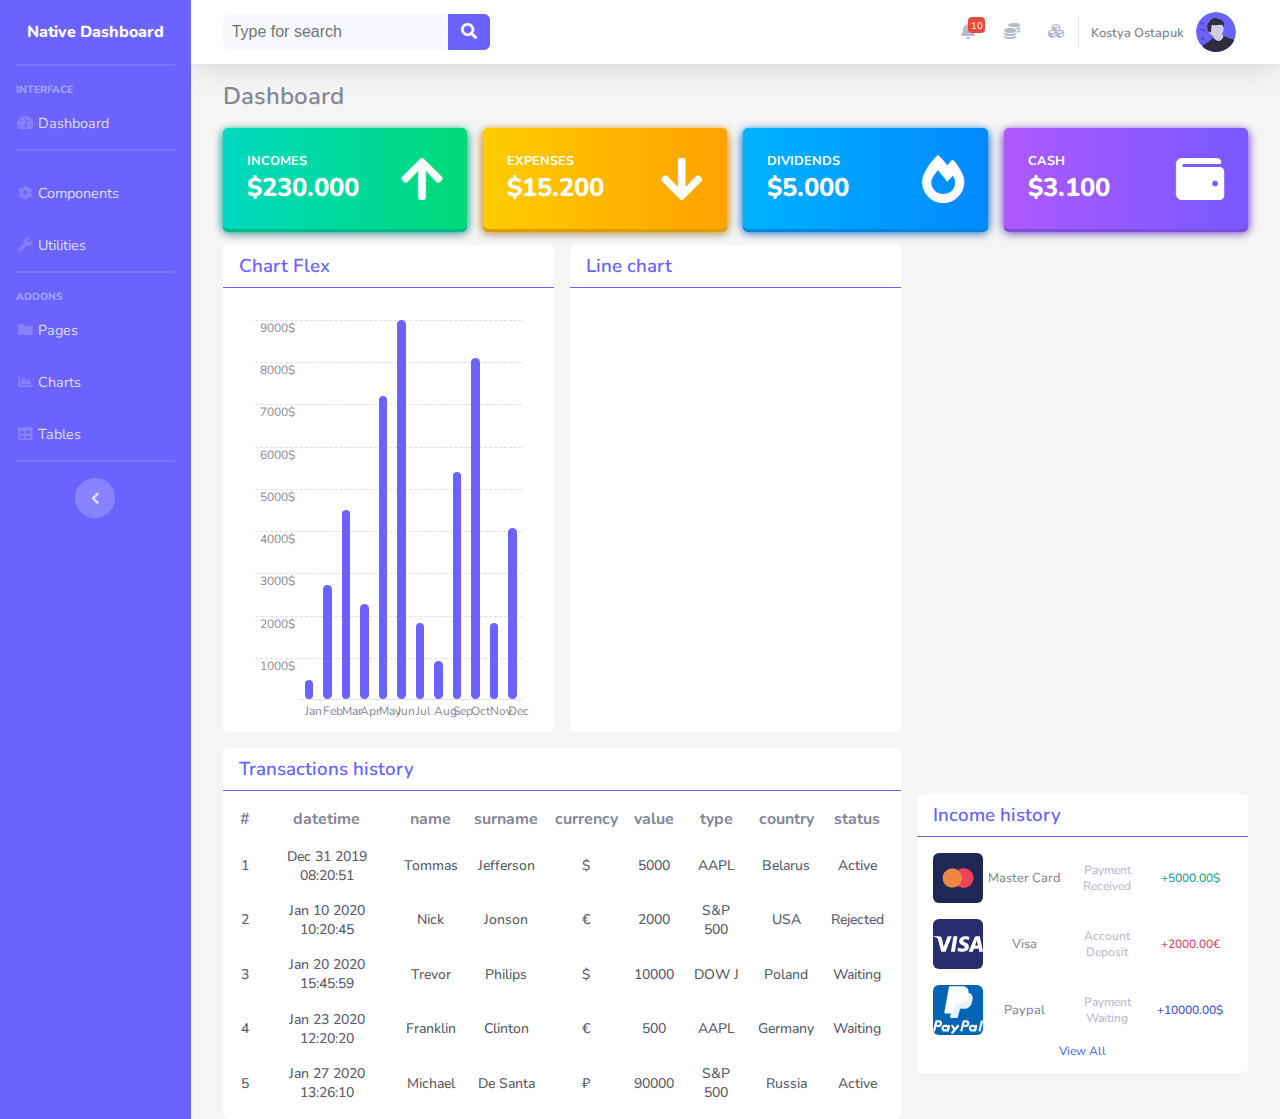
<file: index.html>
<!DOCTYPE html>
<html>
	<meta charset="UTF-8" />

	<title>Native Dashboard</title>

	<!-- Custom fonts -->
	<link rel="stylesheet" href="https://use.fontawesome.com/releases/v5.8.1/css/all.css" />
	<link
		href="https://fonts.googleapis.com/css?family=Nunito:200,200i,300,300i,400,400i,600,600i,700,700i,800,800i,900,900i&display=swap"
		rel="stylesheet"
	/>

	<!-- Styles -->
	<link href="css/style.css" rel="stylesheet" />
	<link rel="stylesheet" href="css/chart-flex.css">

	<body>
		<div id="wrapper">
			<!-- Sidebar -->
			<ul class="nav sidebar">
				<a class="sidebar__brand" href="#">Native Dashboard</a>
				<hr />
				<div class="sidebar__heading">Interface</div>
				<li class="nav__item">
					<a class="nav__link" href="#"><i class="fas fa-fw fa-tachometer-alt"></i>Dashboard</a>
				</li>
				<hr />
				<li class="nav__item">
					<a class="nav__link" href="#"><i class="fas fa-fw fa-cog"></i>Components</a>
				</li>
				<li class="nav__item">
					<a class="nav__link" href="#"><i class="fas fa-fw fa-wrench"></i>Utilities</a>
				</li>
				<hr />
				<div class="sidebar__heading">Addons</div>
				<li class="nav__item">
					<a class="nav__link" href="#"><i class="fas fa-fw fa-folder"></i>Pages</a>
				</li>
				<li class="nav__item">
					<a class="nav__link" href="charts.html"><i class="fas fa-fw fa-chart-area"></i>Charts</a>
				</li>
				<li class="nav__item">
					<a class="nav__link" href="#"><i class="fas fa-fw fa-table"></i>Tables</a>
				</li>
				<hr />
				<div class="text-center d-inline">
					<button class="sidebar__toggler"><i class="fas fa-chevron-left"></i></button>
				</div>
			</ul>
			<!-- End of Sidebar -->
			<!-- Content Wrapper -->
			<div id="content-wrapper" class="d-flex flex-column">
				<!-- Main Content -->
				<div id="content">
					<nav class="navbar bg-white mb-1 shadow">
						<form>
							<div class="input-group">
								<input type="text" class="input-group__search bg-light" placeholder="Type for search" />
								<div class="input-group__append">
									<button class="btn btn-primary">
										<i class="fas fa-fw fa-search"></i>
									</button>
								</div>
							</div>
						</form>
						<ul class="nav navbar__collection">
							<li class="nav__item text-gray" data-notifications="10">
								<i class="fas fa-fw fa-bell"></i>
							</li>
							<li class="nav__item text-gray">
								<i class="fas fa-fw fa-coins"></i>
							</li>
							<li class="nav__item text-gray">
								<i class="fas fa-fw fa-cubes"></i>
							</li>
							<li class="nav__separator"></li>
							<li class="nav__item">
								<span class="text-gray-dark fw-600 small">Kostya Ostapuk</span>
							</li>
							<li class="nav__item">
								<img
									class="nav__image"
									src="./svg/avatar.svg"
									alt=""
								/>
							</li>
						</ul>
					</nav>
					<!--Page Content-->
					<div class="container-fluid">
						<!--Title Dashboard-->
						<div class="row mb-1">
							<div class="col-6"><h2 class="text-gray-dark fw-600">Dashboard</h2></div>
						</div>
						<!--End of Title Dashboard-->

						<!--Cards-->
						<div class="row mb-1">
							<div class="col-3">
								<!--Card Success-->
								<div class="card success">
									<div class="card__body card__body_s">
										<div class="row">
											<div class="col">
												<div class="card__title text-white fw-700 text-s">Incomes</div>
												<div class="card__subtitle text-white fw-800 text-m">$230.000</div>
											</div>
											<div class="col-auto">
												<i class="fas fa-arrow-up fa-3x text-white"></i>
											</div>
										</div>
									</div>
								</div>
								<!--End of Card Success-->
							</div>
							<div class="col-3">
								<!--Card Warning-->
								<div class="card warning">
									<div class="card__body card__body_s">
										<div class="row">
											<div class="col">
												<div class="card__title text-white fw-700 text-s">Expenses</div>
												<div class="card__subtitle text-white fw-800 text-m">$15.200</div>
											</div>
											<div class="col-auto">
												<i class="fa fa-arrow-down fa-3x text-white fw-300"></i>
											</div>
										</div>
									</div>
								</div>
								<!--End of Card Warning-->
							</div>
							<div class="col-3">
								<!--Card Info-->
								<div class="card info">
									<div class="card__body card__body_s">
										<div class="row">
											<div class="col">
												<div class="card__title text-white fw-700 text-s">Dividends</div>
												<div class="card__subtitle text-white fw-800 text-m">$5.000</div></div>
											<div class="col-auto">
												<i class="fa fa-fire-alt fa-3x text-white fw-300"></i>
											</div>
										</div>
									</div>
								</div>
								<!--End of Card Info-->
							</div>
							<div class="col-3">
								<!--Card Primary-->
								<div class="card primary">
									<div class="card__body card__body_s">
										<div class="row">
											<div class="col">
												<div class="card__title text-white fw-700 text-s">Cash</div>
												<div class="card__subtitle text-white fw-800 text-m">$3.100</div>
											</div>
											<div class="col-auto">
												<i class="fa fa-wallet fa-3x text-white fw-300"></i>
											</div>
										</div>
									</div>
								</div>
								<!--End of Card Primary-->
							</div>
						</div>
						<!--End of Cards-->

						<!--Chart Flex -->
						<div class="row mb-1">
							<div class="col-4">
								<div class="card">
									<div class="card__header"><h3 class="text-primary fw-600">Chart Flex</h3></div>
									<div class="card__body card__body_m">
										<div class="chart-flex text-gray-dark">
											<ul class="axis-y">
												<li><span>9000$</span></li>
												<li><span>8000$</span></li>
												<li><span>7000$</span></li>
												<li><span>6000$</span></li>
												<li><span>5000$</span></li>
												<li><span>4000$</span></li>
												<li><span>3000$</span></li>
												<li><span>2000$</span></li>
												<li><span>1000$</span></li>
											</ul>
									
											<ul class="axis-x">
												<li data-percent='5'>
													<span class="tooltip">5%</span>
													<span>Jan</span>
												</li>
												<li data-percent='30'>
													<span class="tooltip">30%</span>
													<span>Feb</span>
												</li>
												<li data-percent='50'>
													<span class="tooltip">50%</span>
													<span>Mar</span>
												</li>
												<li data-percent='25'>
													<span class="tooltip">25%</span>
													<span>Apr</span>
												</li>
												<li data-percent='80'>
													<span class="tooltip">80%</span>
													<span>May</span>
												</li>
												<li data-percent='100'>
													<span class="tooltip">100%</span>
													<span>Jun</span>
												</li>
												<li data-percent='20'>
													<span class="tooltip">20%</span>
													<span>Jul</span>
												</li>
												<li data-percent='10'>
													<span class="tooltip">10%</span>
													<span>Aug</span>
												</li>
												<li data-percent='60'>
													<span class="tooltip">60%</span>
													<span>Sep</span>
												</li>
												<li data-percent='90'>
													<span class="tooltip">90%</span>
													<span>Oct</span>
												</li>
												<li data-percent='20'>
													<span class="tooltip">20%</span>
													<span>Nov</span>
												</li>
												<li data-percent='45'>
													<span class="tooltip">45%</span>
													<span>Dec</span>
												</li>
											</ul>    
										</div>
									</div>
								</div>
							</div>
							<div class="col-4">
								<div class="card">
									<div class="card__header"><h3 class="text-primary fw-600">Line chart</h3></div>
									<div class="card__body card__body_m">
										<canvas id="lineChart" height="380px" style="display: block;"></canvas>
									</div>
								</div>
							</div>
						</div>
						<!--End of Chart Flex-->

						<div class="row">
							<div class="col-8">
								<div class="card">
									<div class="card__header"><h3 class="text-primary fw-600">Transactions history</h3></div>
									<div class="card__body card__body_xs">
										<table>
											<thead class="text-gray-dark fw-600">
												<th>#</th>
												<th>datetime</th>
												<th>name</th>
												<th>surname</th>
												<th>currency</th>
												<th>value</th>
												<th>type</th>
												<th>country</th>
												<th>status</th>
											</thead>
											<tbody class="text-dark fw-500">
												<tr>
													<td>1</td>
													<td>Dec 31 2019 08:20:51</td>
													<td>Tommas</td>
													<td>Jefferson</td>
													<td>$</td>
													<td>5000</td>
													<td>AAPL</td>
													<td>Belarus</td>
													<td>Active</td>
												</tr>
												<tr>
													<td>2</td>
													<td>Jan 10 2020 10:20:45</td>
													<td>Nick</td>
													<td>Jonson</td>
													<td>€</td>
													<td>2000</td>
													<td>S&P 500</td>
													<td>USA</td>
													<td>Rejected</td>
												</tr>
												<tr>
													<td>3</td>
													<td>Jan 20 2020 15:45:59</td>
													<td>Trevor</td>
													<td>Philips</td>
													<td>$</td>
													<td>10000</td>
													<td>DOW J</td>
													<td>Poland</td>
													<td>Waiting</td>
												</tr>
												<tr>
													<td>4</td>
													<td>Jan 23 2020 12:20:20</td>
													<td>Franklin</td>
													<td>Clinton</td>
													<td>€</td>
													<td>500</td>
													<td>AAPL</td>
													<td>Germany</td>
													<td>Waiting</td>
												</tr>
												<tr>
													<td>5</td>
													<td>Jan 27 2020 13:26:10</td>
													<td>Michael</td>
													<td>De Santa</td>
													<td>₽</td>
													<td>90000</td>
													<td>S&P 500</td>
													<td>Russia</td>
													<td>Active</td>
												</tr>
											</tbody>
										</table>
									</div>
								</div>
							</div>

							<!--Income Status-->
							<div class="col-4">
								<div class="card">
									<div class="card__header"><h3 class="text-primary fw-600">Income history</h3></div>
									<div class="card__body card__body_xs">
										<ul class="list text-gray fw-500">	
											<li class="list-item">
												<img class="list-item__img" src="./svg/mastercard.svg">
												<div class="list-item__title text-s text-gray-dark fw-500">Master Card</div>
												<div class="list-item__subtitle">Payment Received</div>
												<div class="list-item__value text-active">+5000.00$</div>
											</li>

											<li class="list-item">
												<img class="list-item__img" src="./svg/visa.svg">
												<div class="list-item__title text-s text-gray-dark fw-500">Visa</div>
												<div class="list-item__subtitle">Account Deposit</div>
												<div class="list-item__value text-reject">+2000.00€</div>
											</li>

											<li class="list-item">
												<img class="list-item__img" src="./svg/paypal.svg">
												<div class="list-item__title text-s text-gray-dark fw-500">Paypal</div>
												<div class="list-item__subtitle">Payment Waiting</div>
												<div class="list-item__value text-waiting">+10000.00$</div>
											</li>
											<li class="list-item">
												<div class="list-item__title">
													<a href="#">View All</a>
												</div>
											</li>
										</ul>


									</div>
								</div>
							</div>
							<!--End of Income Status-->
						</div>
					</div>
					<!--End of Page Content-->
				</div>
				<!-- End of Main Content -->
			</div>
			<!-- End of Content Wrapper-->
		</div>
		<!--Scripts-->

		<!--Chart Flex-->
		<script src="js/chart.js"></script>
	</body>
</html>
</file>
<file: css/style.css>
/* Main */
* {
	box-sizing: border-box;
}
body {
	margin: 0;
	font-family: 'Nunito';
}

a {
	color: #4e73df;
	text-decoration: none;
}
h1, h2, h3, h4, h5, h6{
	margin: 0;
}
ul {
	padding: 0;
	margin: 0;
}
ul > li{
    list-style: none;
}

input {
	border: 1px solid transparent;
	border-radius: 0.35rem;
	padding: 0.5rem;
	color: grey;
}
input:focus {
	outline: none;
}

button:focus {
	outline: none;
}

#wrapper {
	display: flex;
}

#wrapper #content-wrapper {
	background-color: #f5f5f5;
	width: 100%;
	overflow-x: hidden;
}

#wrapper #content-wrapper #content {
	flex: 1 0 auto;
}

.d-flex {
	display: flex;
}
.flex-column {
	flex-direction: column;
}

/* Buttons */
.btn {
	border: 1px solid transparent;
	border-radius: 0.35rem;
	font-size: 1rem;
	padding: 0.5rem 0.65rem;
}

.btn-primary {
	color: white;
	background-color: #6C63FF;
	border-color: #6C63FF;
}
/* Typography */
.text-gray {
	color: #dddfeb;
}

.text-center {
	text-align: center;
}
.text-gray{
	color: #b7b9cc;
}
.text-gray-dark{
	color: #858796;
}
.text-dark{
	color: #5a5c69;
}
.text-white{
	color: white;
}
.text-primary{
	color: #6C63FF;
	font-weight: 600;
}
.text-reject{
	color: #d14b69;
}
.text-waiting{
	color:#3E4EC2;
}
.text-active{
	color: #1aa385;
}
.fw-600{
	font-weight: 600;
}
.fw-500{
	font-weight: 500;
}
.fw-700{
	font-weight: 700;
}
.fw-800{
	font-weight: 800;
}
.text-s {
	font-size: 0.8rem;
}
.text-m {
	font-size: 1.6rem;
}
.small {
	font-size: 80%;
}
/* Error */

.error {
	font-size: 7rem;
	position: relative;
	display: inline-block;
}
@keyframes noise-anim {
	0% {
		clip: rect(32px, 9999px, 16px, 0);
	}
	5% {
		clip: rect(5px, 9999px, 24px, 0);
	}
	10% {
		clip: rect(77px, 9999px, 87px, 0);
	}
	15% {
		clip: rect(91px, 9999px, 95px, 0);
	}
	20% {
		clip: rect(74px, 9999px, 9px, 0);
	}
	25% {
		clip: rect(37px, 9999px, 32px, 0);
	}
	30% {
		clip: rect(56px, 9999px, 27px, 0);
	}
	35% {
		clip: rect(35px, 9999px, 33px, 0);
	}
	40% {
		clip: rect(89px, 9999px, 6px, 0);
	}
	45% {
		clip: rect(81px, 9999px, 77px, 0);
	}
	50% {
		clip: rect(64px, 9999px, 69px, 0);
	}
	55% {
		clip: rect(12px, 9999px, 11px, 0);
	}
	60% {
		clip: rect(59px, 9999px, 11px, 0);
	}
	65% {
		clip: rect(69px, 9999px, 59px, 0);
	}
	70% {
		clip: rect(74px, 9999px, 65px, 0);
	}
	75% {
		clip: rect(56px, 9999px, 79px, 0);
	}
	80% {
		clip: rect(80px, 9999px, 64px, 0);
	}
	85% {
		clip: rect(87px, 9999px, 29px, 0);
	}
	90% {
		clip: rect(16px, 9999px, 21px, 0);
	}
	95% {
		clip: rect(69px, 9999px, 43px, 0);
	}
	100% {
		clip: rect(75px, 9999px, 63px, 0);
	}
}

.error::after {
	content: attr(data-code);
	position: absolute;
	top: 0;
	left: 2px;
	clip: rect(0, 900px, 0, 0);
	background: #f8f9fc;
	text-shadow: -1px 0 #e74a3b;
	animation: noise-anim 2s infinite linear alternate-reverse;
}

@keyframes noise-anim-2 {
	0% {
		clip: rect(12px, 9999px, 52px, 0);
	}
	5% {
		clip: rect(42px, 9999px, 39px, 0);
	}
	10% {
		clip: rect(64px, 9999px, 36px, 0);
	}
	15% {
		clip: rect(52px, 9999px, 15px, 0);
	}
	20% {
		clip: rect(79px, 9999px, 7px, 0);
	}
	25% {
		clip: rect(17px, 9999px, 41px, 0);
	}
	30% {
		clip: rect(15px, 9999px, 20px, 0);
	}
	35% {
		clip: rect(62px, 9999px, 87px, 0);
	}
	40% {
		clip: rect(94px, 9999px, 11px, 0);
	}
	45% {
		clip: rect(49px, 9999px, 10px, 0);
	}
	50% {
		clip: rect(82px, 9999px, 4px, 0);
	}
	55% {
		clip: rect(70px, 9999px, 100px, 0);
	}
	60% {
		clip: rect(62px, 9999px, 23px, 0);
	}
	65% {
		clip: rect(51px, 9999px, 56px, 0);
	}
	70% {
		clip: rect(41px, 9999px, 24px, 0);
	}
	75% {
		clip: rect(6px, 9999px, 85px, 0);
	}
	80% {
		clip: rect(96px, 9999px, 58px, 0);
	}
	85% {
		clip: rect(16px, 9999px, 24px, 0);
	}
	90% {
		clip: rect(40px, 9999px, 31px, 0);
	}
	95% {
		clip: rect(91px, 9999px, 34px, 0);
	}
	100% {
		clip: rect(87px, 9999px, 26px, 0);
	}
}
.error::before {
	content: attr(data-code);
	position: absolute;
	top: 0;
	left: -2px;
	clip: rect(0, 900px, 0, 0);
	background: #f8f9fc;
	text-shadow: -1px 0 #4e73df;
	animation: noise-anim-2 3s infinite linear alternate-reverse;
}

/* Sidebar */
.sidebar {
	background-color: #6C63FF;
	min-height: 100vh;
}
.sidebar__brand {
	color: #ffffff;
	font-weight: 800;
	font-size: 1rem;
	text-align: center;
	height: 4rem;
	align-items: center;
	justify-content: center;
	display: flex;
}
.sidebar__heading {
	text-transform: uppercase;
	font-size: 0.65rem;
	font-weight: 800;
	color: rgba(255, 255, 255, 0.4);
	padding: 0 1rem;
}
.sidebar hr {
	border: 0.5px solid rgba(255, 255, 255, 0.1);
	margin: 0 1rem 1rem;
}
.sidebar__toggler {
	height: 2.5rem;
	width: 2.5rem;
	cursor: pointer;
	background-color: rgba(255, 255, 255, 0.2);
	color: rgba(255, 255, 255, 0.8);
	border-radius: 50%;
	border-color: transparent;
}
.sidebar__toggler:hover {
	background-color: rgba(255, 255, 255, 0.25);
}

/* Nav */
.nav {
	list-style: none;
}
.nav__item {
	font-size: 0.9rem;
	padding: 1rem;
}
.nav__link {
	color: rgba(255, 255, 255, 0.8);
}
.nav__link:hover,
.nav__link:hover i {
	color: #fff;
}
.nav__link i {
	color: rgba(255, 255, 255, 0.2);
	margin-right: 0.25rem;
}

/* Top-panel */

.input-group {
	display: flex;
}
.input-group__search {
	font-size: 1rem;
	border-top-right-radius: 0;
	border-bottom-right-radius: 0;
}
.input-group__append > .btn {
	border-top-left-radius: 0;
	border-bottom-left-radius: 0;
}

.navbar {
	display: flex;
	height: 4rem;
	padding: 0 2rem;
	align-items: center;
}
.navbar__collection {
	margin-left: auto;
	display: flex;
	align-items: center;
}
.navbar__collection .nav__item:last-child {
	padding-left: 0;
}
.navbar .nav__item {
	padding: 0 0.75rem;
	font-size: 1rem;
	position: relative;
}
.navbar .nav__item::after {
	content: attr(data-notifications);
	background-color: #e74a3b;
	color: #fff;
	font-size: 0.6rem;
	padding: 0.1rem 0.15rem;
	border-radius: 0.25rem;
	position: absolute;
	top: -0.25rem;
	right: 0.3rem;
}
.navbar .nav__item:not([data-notifications])::after {
	display: none;
}
.nav__separator {
	width: 0;
	border-right: 1px solid #e3e6f0;
	height: 2rem;
}
.nav__image {
	height: 2.5rem;
	width: 2.5rem;
	border-radius: 50%;
	display: block;
}

.shadow {
	box-shadow: 0 0.1rem 2rem 0 rgba(0, 0, 0, 0.15);
}
/* Colors */
.bg-white {
	background-color: #fff;
}
.bg-light {
	background-color: #f8f9fc;
}
/* Margins */
.mb-1 {
	margin-bottom: 1rem;
}

/* Responsive */
@media (min-width: 768px) {
	.sidebar {
		width: 14rem;
	}
}
.container-fluid {
	width: 100%;
	padding-left: 1.5rem;
	padding-right: 1.5rem;
	margin-left: auto;
	margin-right: auto;
}
.row {
	display: flex;
	align-items: center;
}
.col-1{
	flex: 0 0 8.333%;
	max-width: 8.333%;
}
.col-2{
	flex: 0 0 16.666%;
  	max-width: 16.666%;
}
.col-3 {
	flex: 0 0 25%;
  	max-width: 25%;
}
.col-4 {
	flex: 0 0 33.333%;
  	max-width: 33.333%;
}
.col-5{
	flex: 0 0 41.666%;
  	max-width: 41.666%;
}
.col-6{
	flex: 0 0 50%;
	max-width: 50%;
}
.col-7{
	flex: 0 0 58.333%;
	max-width: 58.333%;
}
.col-8{
	flex: 0 0 66.666%;
	max-width: 66.666%;
}
.col-9{
	flex: 0 0 75%;
	max-width: 75%;
}
.col-10{
	flex: 0 0 83.333%;
	max-width: 83.333%;
}
.col-11{
	flex: 0 0 91.666%;
	max-width: 91.666%;
}
.col-12{
	flex: 0 0 100%;
	max-width: 100%;
}
.col-1, .col-2, .col-3, .col-4, .col-5, .col-6, .col-7, .col-8, .col-9, .col-10, .col-11, .col-12{
	padding: 0 0.5rem;
}
.col {
	flex-basis: 0;
	flex-grow: 1;
}
.col-auto {
	flex: 0 0 auto;
}
.card {
	border-radius: 5px;
	background-color: #fff;
}
.card__body {
	flex: 1 1 auto;
}
.card__body_xs{
	padding: 0.5rem;
}
.card__body_s{
	padding: 1.5rem;
}
.card__body_m{
	padding: 2rem;
}
.card__body_l{
	padding: 3rem;
}
.card__title {
	text-transform: uppercase;
	color: #fff;
}
.card__header{
	padding: 0.5rem 1rem;
	border-bottom: 1px solid #6C63FF;
}
.primary {
	background-image: linear-gradient(90deg, #ad59ff, #7659ff);
	box-shadow: 0 3px 0 0 #7e4ddb, 0 2px 8px 0 #9259ff, 0 4px 10px 0 rgba(33, 7, 77, 0.5);
}
.success {
	background-image: linear-gradient(90deg, #00d9bf, #00d977);
	box-shadow: 0 3px 0 0 #00bb85, 0 2px 8px 0 #00d99b, 0 4px 10px 0 rgba(33, 7, 77, 0.5);
}
.warning {
	background-image: linear-gradient(90deg, #fc0, #ffa100);
	box-shadow: 0 3px 0 0 #db9d00, 0 2px 8px 0 #ffb600, 0 4px 10px 0 rgba(33, 7, 77, 0.5);
}
.info {
	background-image: linear-gradient(90deg, #00b3ff, #08f);
	box-shadow: 0 3px 0 0 #0087db, 0 2px 8px 0 #009dff, 0 4px 10px 0 rgba(33, 7, 77, 0.5);
}

/* Table */
table{
	width: 100%;
	height: 220px;
}
thead > tr {
	height: 0.5rem;
}
tbody{
	font-size: 14px;
}
td, th{
	text-align: center;
	padding: 0.45rem;
}

/* Income Status */
.list{
	text-align: center;
	height: 220px;
	font-size: 0.75rem;
}
.list-item{
	display: flex;
	align-items: center;
	padding: 0.5rem;
}
.list-item:last-child{
	flex: 1 1 auto;
	padding-top: 0;
}
.list-item__title, .list-item__subtitle, .list-item__value{
	flex: 1 1 33.333%;
}
.list-item__img{
	height: 50px;
	width: 50px;
	border-radius: 6px;
}
</file>
<file: css/chart-flex.css>
.chart-flex{
    display: flex;
    height: 380px;
    font-size: 12px;
    width: 100%;
    position: relative;
}
.axis-y{
    display: flex;
    flex-direction: column;
    margin: 0 5px;
}
.axis-x{
    display: flex;
    flex: 1 1 auto;
    position: relative;
    align-items: flex-end;
    border-bottom: 1px solid #dddfeb;
}
.axis-x > li{
    margin: 5px 5px 0 5px;
    border-radius: 5px;
    background-color: #6C63FF;
    flex: 1 1 auto;
    transition: 1s;
    justify-content: center;
    position: relative;
}
.axis-y > li{
    flex: 1 1 auto;
}
.axis-y > li::after{
    content: '';
    height: 1px;
    position: absolute;
    border-top: 1px dashed #dddfeb;
    width: 100%;
    left: 0;
}
.axis-x > li > span:last-child {
    position: absolute;
    bottom: -20px;
}
.axis-x > li:hover .tooltip {
    visibility: visible;
}
.tooltip {
	visibility: hidden;
	position: absolute;
	top: -15px;
	width: 100%;
	text-align: center;
	font-size: 0.6rem;
}
</file>
